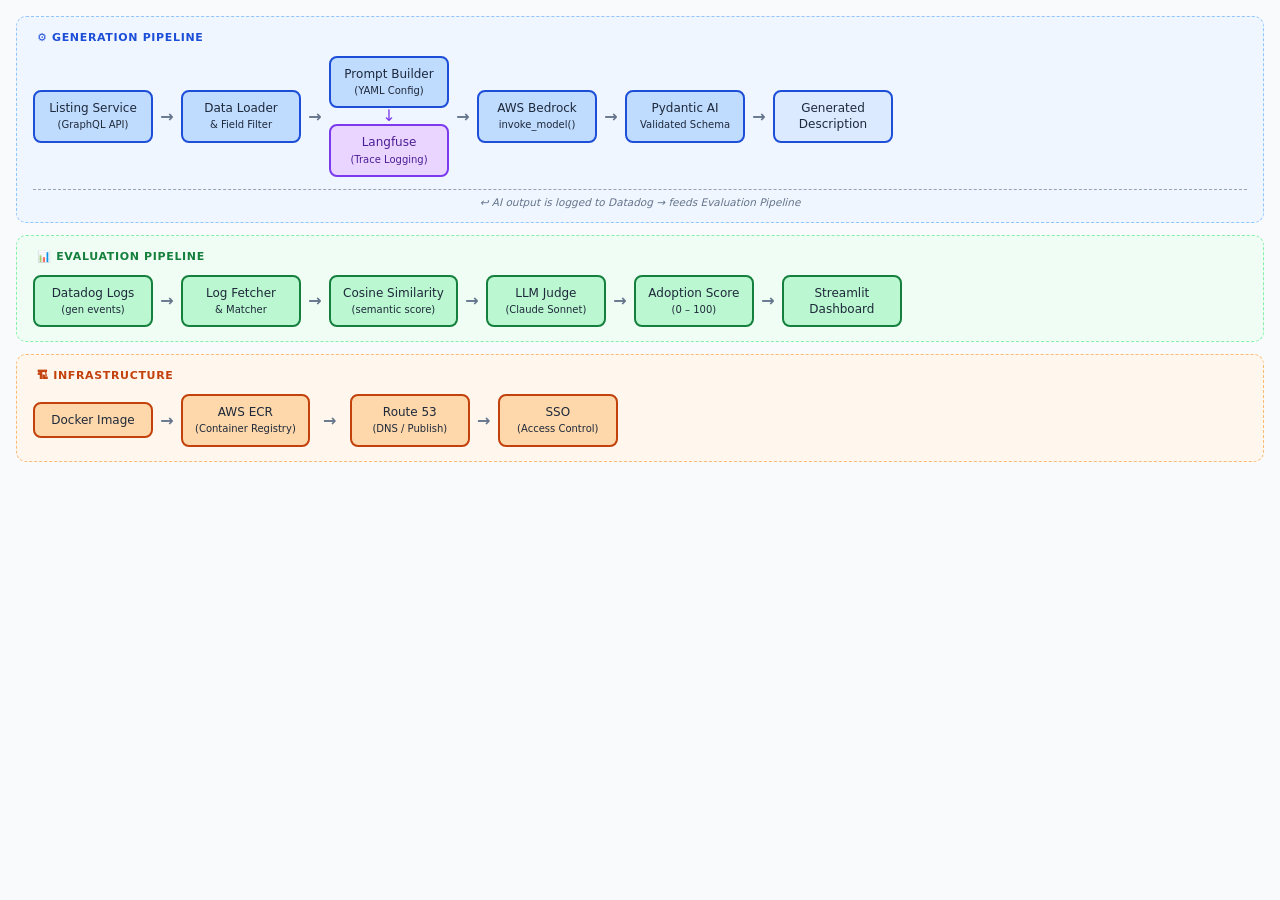
<file: assets/listing-generator-architecture.html>
<!DOCTYPE html>
<html lang="en">
<head>
<meta charset="UTF-8">
<meta name="viewport" content="width=device-width, initial-scale=1.0">
<title>AI Listing Generator – System Architecture</title>
<style>
  * { margin: 0; padding: 0; box-sizing: border-box; }
  body { background: #f8fafc; font-family: 'Segoe UI', system-ui, sans-serif; padding: 16px; }

  .diagram { display: flex; flex-direction: column; gap: 12px; }

  .section-label {
    font-size: 11px; font-weight: 700; letter-spacing: .06em;
    text-transform: uppercase; margin-bottom: 4px; padding: 0 4px;
  }

  .lane {
    border-radius: 10px; padding: 14px 16px;
    display: flex; flex-direction: column; gap: 8px;
  }
  .lane-gen   { background: #eff6ff; border: 1.5px dashed #93c5fd; }
  .lane-eval  { background: #f0fdf4; border: 1.5px dashed #86efac; }
  .lane-infra { background: #fff7ed; border: 1.5px dashed #fdba74; }

  .lane-gen   .section-label { color: #1d4ed8; }
  .lane-eval  .section-label { color: #15803d; }
  .lane-infra .section-label { color: #c2410c; }

  .flow { display: flex; align-items: center; flex-wrap: wrap; gap: 0; }

  .box {
    border-radius: 8px; padding: 8px 12px; font-size: 12px; line-height: 1.35;
    text-align: center; min-width: 120px; max-width: 148px;
    font-weight: 500; color: #1e293b; flex-shrink: 0;
  }
  .box-gen    { background: #bfdbfe; border: 2px solid #1d4ed8; }
  .box-eval   { background: #bbf7d0; border: 2px solid #15803d; }
  .box-infra  { background: #fed7aa; border: 2px solid #c2410c; }
  .box-out    { background: #dbeafe; border: 2px solid #1d4ed8; }
  .box-lang   { background: #e9d5ff; border: 2px solid #7c3aed; color: #4c1d95; }

  .arrow {
    width: 28px; flex-shrink: 0;
    display: flex; align-items: center; justify-content: center;
    color: #64748b; font-size: 16px; font-weight: bold;
  }
  .arrow-purple { color: #7c3aed; }
  .arrow-wide   { width: 40px; }

  .sub-row {
    display: flex; align-items: flex-start; padding-left: 76px; gap: 0; margin-top: -4px;
  }

  .langfuse-col {
    display: flex; flex-direction: column; align-items: center; flex-shrink: 0;
  }
  .v-arrow { font-size: 16px; color: #7c3aed; line-height: 1; }

  .loop-note {
    font-size: 10.5px; color: #64748b; font-style: italic;
    border-top: 1.5px dashed #94a3b8; padding-top: 6px; margin-top: 4px;
    text-align: center;
  }
</style>
</head>
<body>
<div class="diagram">

  <!-- GENERATION PIPELINE -->
  <div class="lane lane-gen">
    <div class="section-label">⚙ Generation Pipeline</div>
    <div class="flow">
      <div class="box box-gen">Listing Service<br><small>(GraphQL API)</small></div>
      <div class="arrow">→</div>
      <div class="box box-gen">Data Loader<br><small>&amp; Field Filter</small></div>
      <div class="arrow">→</div>
      <div class="langfuse-col">
        <div class="box box-gen">Prompt Builder<br><small>(YAML Config)</small></div>
        <div class="v-arrow">↓</div>
        <div class="box box-lang">Langfuse<br><small>(Trace Logging)</small></div>
      </div>
      <div class="arrow">→</div>
      <div class="box box-gen">AWS Bedrock<br><small>invoke_model()</small></div>
      <div class="arrow">→</div>
      <div class="box box-gen">Pydantic AI<br><small>Validated Schema</small></div>
      <div class="arrow">→</div>
      <div class="box box-out">Generated<br>Description</div>
    </div>
    <div class="loop-note">↩ AI output is logged to Datadog → feeds Evaluation Pipeline</div>
  </div>

  <!-- EVALUATION PIPELINE -->
  <div class="lane lane-eval">
    <div class="section-label">📊 Evaluation Pipeline</div>
    <div class="flow">
      <div class="box box-eval">Datadog Logs<br><small>(gen events)</small></div>
      <div class="arrow">→</div>
      <div class="box box-eval">Log Fetcher<br><small>&amp; Matcher</small></div>
      <div class="arrow">→</div>
      <div class="box box-eval">Cosine Similarity<br><small>(semantic score)</small></div>
      <div class="arrow">→</div>
      <div class="box box-eval">LLM Judge<br><small>(Claude Sonnet)</small></div>
      <div class="arrow">→</div>
      <div class="box box-eval">Adoption Score<br><small>(0 – 100)</small></div>
      <div class="arrow">→</div>
      <div class="box box-eval">Streamlit<br>Dashboard</div>
    </div>
  </div>

  <!-- INFRASTRUCTURE -->
  <div class="lane lane-infra">
    <div class="section-label">🏗 Infrastructure</div>
    <div class="flow">
      <div class="box box-infra">Docker Image</div>
      <div class="arrow">→</div>
      <div class="box box-infra">AWS ECR<br><small>(Container Registry)</small></div>
      <div class="arrow arrow-wide">→</div>
      <div class="box box-infra">Route 53<br><small>(DNS / Publish)</small></div>
      <div class="arrow">→</div>
      <div class="box box-infra">SSO<br><small>(Access Control)</small></div>
    </div>
  </div>

</div>
</body>
</html>
</file>
